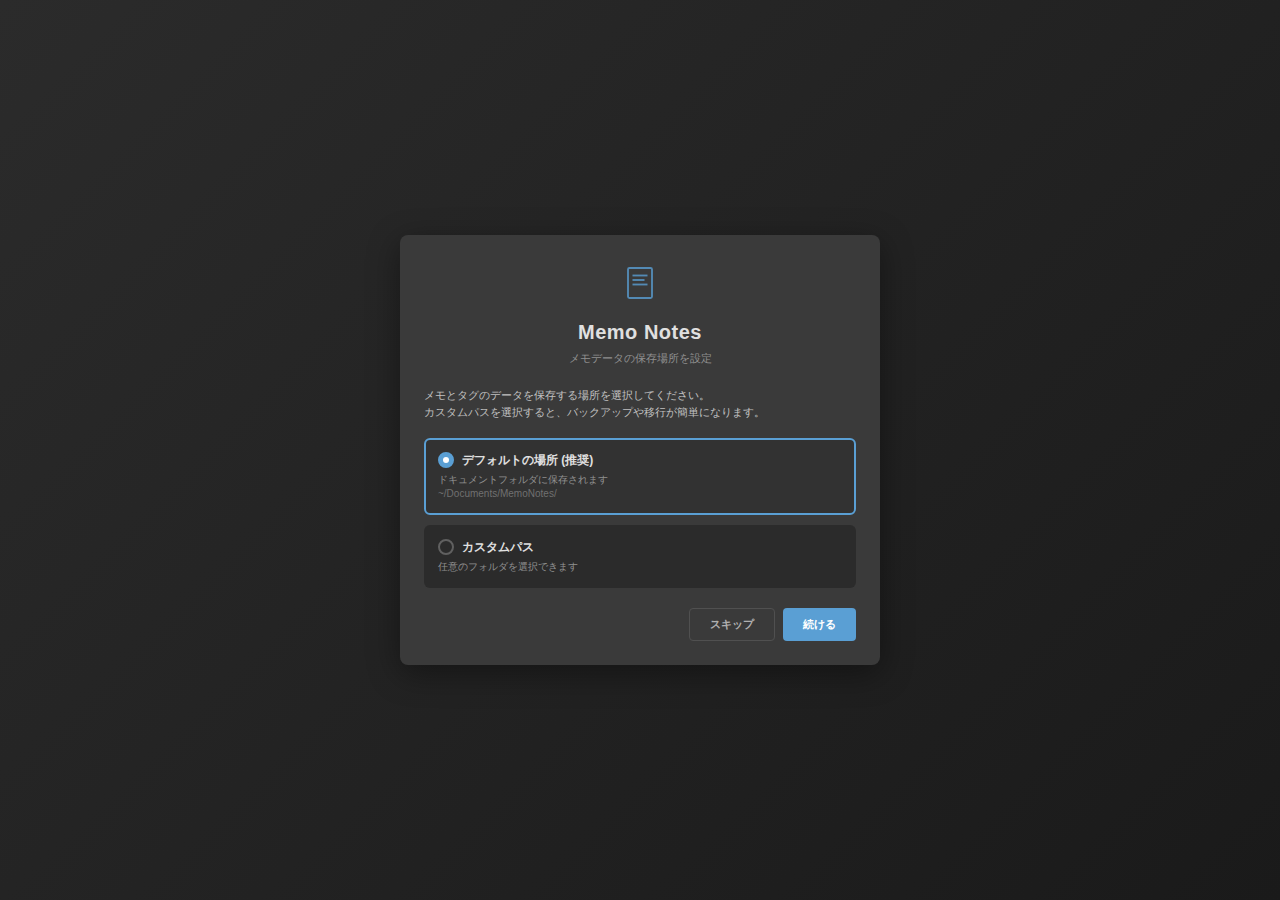
<file: index.html>
<!DOCTYPE html>
<html>
<head>
    <meta charset="utf-8">
    <title>Memo Notes</title>
    <link rel="stylesheet" href="style.css">
</head>
<body>
    <!-- セットアップビュー -->
    <div id="setup-view">
        <div class="setup-container">
            <div class="setup-header">
                <svg class="setup-icon" viewBox="0 0 64 64" fill="none">
                    <rect x="16" y="12" width="32" height="40" rx="2" stroke="#5a9fd4" stroke-width="2.5"/>
                    <line x1="22" y1="22" x2="42" y2="22" stroke="#5a9fd4" stroke-width="2.5"/>
                    <line x1="22" y1="28" x2="38" y2="28" stroke="#5a9fd4" stroke-width="2.5"/>
                    <line x1="22" y1="34" x2="42" y2="34" stroke="#5a9fd4" stroke-width="2.5"/>
                </svg>
                <div class="setup-title">Memo Notes</div>
                <div class="setup-subtitle">メモデータの保存場所を設定</div>
            </div>

            <div class="setup-content">
                <div class="setup-description">
                    メモとタグのデータを保存する場所を選択してください。<br>
                    カスタムパスを選択すると、バックアップや移行が簡単になります。
                </div>

                <div class="setup-option selected" data-option="default">
                    <div class="setup-option-title">
                        <span class="setup-radio"></span>
                        デフォルトの場所 (推奨)
                    </div>
                    <div class="setup-option-desc">
                        ドキュメントフォルダに保存されます<br>
                        <span style="color: #707070; font-size: 10px;">~/Documents/MemoNotes/</span>
                    </div>
                </div>

                <div class="setup-option" data-option="custom">
                    <div class="setup-option-title">
                        <span class="setup-radio"></span>
                        カスタムパス
                    </div>
                    <div class="setup-option-desc">
                        任意のフォルダを選択できます
                    </div>
                    <div class="path-selection-group" style="display: none;">
                        <div class="selected-path" id="selected-path-display">
                            <svg width="16" height="16" viewBox="0 0 16 16" fill="none">
                                <path d="M2 3h5l1 2h6v8H2V3z" stroke="currentColor" stroke-width="1.5" fill="currentColor" opacity="0.3"/>
                            </svg>
                            <span class="path-text">フォルダが選択されていません</span>
                        </div>
                        <button class="browse-folder-btn" id="browse-folder-btn">
                            <svg width="16" height="16" viewBox="0 0 16 16" fill="none">
                                <path d="M2 3h5l1 2h6v8H2V3z" stroke="currentColor" stroke-width="1.5" fill="none"/>
                                <path d="M8 7v4M6 9h4" stroke="currentColor" stroke-width="1.5"/>
                            </svg>
                            フォルダを選択
                        </button>
                    </div>
                </div>
            </div>

            <div class="setup-actions">
                <button class="setup-btn setup-btn-secondary" id="setup-skip-btn">スキップ</button>
                <button class="setup-btn setup-btn-primary" id="setup-continue-btn">続ける</button>
            </div>
        </div>
    </div>

    <!-- メインビュー -->
    <div id="main-view" class="view-hidden">
        <div class="container">
            <div class="header">
                <div class="header-title">Memo Notes</div>
                <div class="header-actions">
                    <button class="icon-btn" id="newNoteBtn" title="新規メモ">
                        <svg width="16" height="16" viewBox="0 0 16 16">
                            <path d="M8 2v12M2 8h12" stroke="currentColor" stroke-width="1.5" fill="none"/>
                        </svg>
                    </button>
                    <button class="icon-btn" id="searchBtn" title="検索">
                        <svg width="14" height="14" viewBox="0 0 16 16" fill="none">
                            <circle cx="7" cy="7" r="5" stroke="currentColor" stroke-width="1.5"/>
                            <path d="M11 11l3.5 3.5" stroke="currentColor" stroke-width="1.5"/>
                        </svg>
                    </button>
                    <button class="icon-btn" id="settingsBtn" title="設定">
                        <svg width="14" height="14" viewBox="0 0 16 16" fill="none">
                            <circle cx="8" cy="8" r="3" stroke="currentColor" stroke-width="1.5"/>
                            <path d="M8 1v2M8 13v2M1 8h2M13 8h2M3.5 3.5l1.5 1.5M11 11l1.5 1.5M3.5 12.5l1.5-1.5M11 5l1.5-1.5" stroke="currentColor" stroke-width="1.5"/>
                        </svg>
                    </button>
                </div>
            </div>

            <div class="scope-tabs">
                <button class="scope-tab active" data-scope="global">
                    <svg width="14" height="14" viewBox="0 0 16 16" fill="none">
                        <circle cx="8" cy="8" r="6" stroke="currentColor" stroke-width="1.5"/>
                        <path d="M8 2v12M2 8h12" stroke="currentColor" stroke-width="1.5"/>
                    </svg>
                    全体
                </button>
                <button class="scope-tab" data-scope="project">
                    <svg width="14" height="14" viewBox="0 0 16 16" fill="none">
                        <rect x="2" y="3" width="12" height="10" rx="1" stroke="currentColor" stroke-width="1.5"/>
                        <path d="M2 6h12" stroke="currentColor" stroke-width="1.5"/>
                    </svg>
                    プロジェクト
                </button>
            </div>

            <div class="search-box" id="searchBox" style="display: none;">
                <input type="text" class="search-input" id="searchInput" placeholder="メモを検索...">
            </div>

            <div class="project-info" id="projectInfo" style="display: none;">
                <div class="project-label">プロジェクト</div>
                <div class="project-name" id="projectName"></div>
            </div>

            <div class="notes-list" id="notesList">
                <div class="empty-state">
                    <svg width="64" height="64" viewBox="0 0 64 64" fill="none" class="empty-icon">
                        <rect x="16" y="12" width="32" height="40" rx="2" stroke="currentColor" stroke-width="2"/>
                        <line x1="22" y1="22" x2="42" y2="22" stroke="currentColor" stroke-width="2"/>
                        <line x1="22" y1="28" x2="38" y2="28" stroke="currentColor" stroke-width="2"/>
                        <line x1="22" y1="34" x2="42" y2="34" stroke="currentColor" stroke-width="2"/>
                    </svg>
                    <div class="empty-text">
                        まだメモがありません<br>
                        <span class="empty-hint">新規メモボタンでメモを作成</span>
                    </div>
                </div>
            </div>

            <div class="editor-section" id="editorSection">
                <div class="editor-header">
                    <div class="editor-title" id="editorTitle">新規メモ</div>
                    <div class="editor-header-actions">
                        <button class="btn btn-sm" id="saveNoteBtn">保存</button>
                        <button class="btn btn-secondary btn-sm" id="cancelBtn">キャンセル</button>
                    </div>
                    <button class="editor-close" id="closeEditorBtn">×</button>
                </div>
                
                <textarea id="noteTextarea" placeholder="メモしたい内容を書いてください..."></textarea>
                
                <div class="tag-manager">
                    <div class="tag-manager-header">
                        <div class="tag-manager-title">タグを選択</div>
                        <button class="tag-manager-add" id="addTagBtn">+ タグを追加</button>
                    </div>
                    <div class="tag-add-input" id="tagAddInput">
                        <input type="text" class="tag-add-field" id="newTagInput" placeholder="新しいタグ名">
                        <button class="tag-add-btn" id="saveNewTagBtn">追加</button>
                    </div>
                    <div class="tag-list" id="tagList"></div>
                </div>
            </div>
        </div>
    </div>

    <script src="CSInterface.js"></script>
    <script src="script.js"></script>
</body>
</html>
</file>
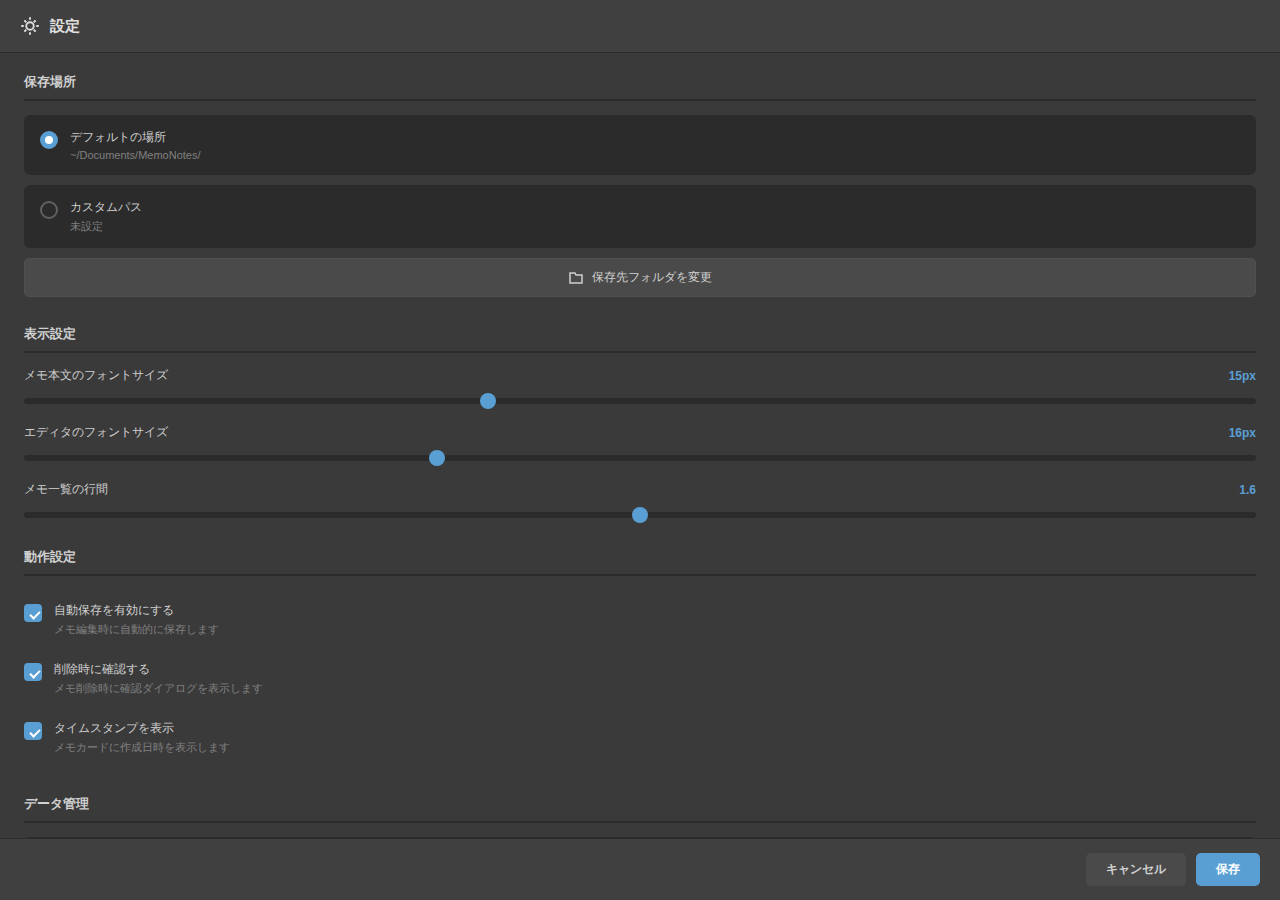
<file: settings.html>
<!DOCTYPE html>
<html>
<head>
    <meta charset="utf-8">
    <title>設定 - Memo Notes</title>
    <link rel="stylesheet" href="settings-style.css">
</head>
<body>
    <div class="settings-window">
        <div class="settings-header">
            <div class="settings-header-title">
                <svg width="20" height="20" viewBox="0 0 16 16" fill="none">
                    <circle cx="8" cy="8" r="3" stroke="currentColor" stroke-width="1.5"/>
                    <path d="M8 1v2M8 13v2M1 8h2M13 8h2M3.5 3.5l1.5 1.5M11 11l1.5 1.5M3.5 12.5l1.5-1.5M11 5l1.5-1.5" stroke="currentColor" stroke-width="1.5"/>
                </svg>
                設定
            </div>
        </div>

        <div class="settings-body">
            <!-- 保存場所設定 -->
            <div class="settings-section">
                <div class="settings-section-title">保存場所</div>
                <div class="settings-option-group">
                    <label class="settings-radio-option">
                        <input type="radio" name="storage-mode" value="default" checked>
                        <span class="settings-radio-custom"></span>
                        <div class="settings-radio-label">
                            <div class="settings-radio-title">デフォルトの場所</div>
                            <div class="settings-radio-desc">~/Documents/MemoNotes/</div>
                        </div>
                    </label>
                    <label class="settings-radio-option">
                        <input type="radio" name="storage-mode" value="custom">
                        <span class="settings-radio-custom"></span>
                        <div class="settings-radio-label">
                            <div class="settings-radio-title">カスタムパス</div>
                            <div class="settings-radio-desc" id="custom-path-display">未設定</div>
                        </div>
                    </label>
                    <button class="settings-btn" id="change-path-btn">
                        <svg width="16" height="16" viewBox="0 0 16 16" fill="none">
                            <path d="M2 3h5l1 2h6v8H2V3z" stroke="currentColor" stroke-width="1.5" fill="none"/>
                        </svg>
                        保存先フォルダを変更
                    </button>
                </div>
            </div>

            <!-- 表示設定 -->
            <div class="settings-section">
                <div class="settings-section-title">表示設定</div>
                
                <div class="settings-item">
                    <label class="settings-label">
                        メモ本文のフォントサイズ
                        <span class="settings-value" id="note-font-size-value">15px</span>
                    </label>
                    <input type="range" class="settings-slider" id="note-font-size" min="12" max="20" value="15" step="1">
                </div>

                <div class="settings-item">
                    <label class="settings-label">
                        エディタのフォントサイズ
                        <span class="settings-value" id="editor-font-size-value">16px</span>
                    </label>
                    <input type="range" class="settings-slider" id="editor-font-size" min="13" max="22" value="16" step="1">
                </div>

                <div class="settings-item">
                    <label class="settings-label">
                        メモ一覧の行間
                        <span class="settings-value" id="note-line-height-value">1.6</span>
                    </label>
                    <input type="range" class="settings-slider" id="note-line-height" min="1.2" max="2.0" value="1.6" step="0.1">
                </div>
            </div>

            <!-- 動作設定 -->
            <div class="settings-section">
                <div class="settings-section-title">動作設定</div>
                
                <label class="settings-checkbox">
                    <input type="checkbox" id="auto-save-enabled" checked>
                    <span class="settings-checkbox-custom"></span>
                    <div class="settings-checkbox-label">
                        <div class="settings-checkbox-title">自動保存を有効にする</div>
                        <div class="settings-checkbox-desc">メモ編集時に自動的に保存します</div>
                    </div>
                </label>

                <label class="settings-checkbox">
                    <input type="checkbox" id="confirm-delete-enabled" checked>
                    <span class="settings-checkbox-custom"></span>
                    <div class="settings-checkbox-label">
                        <div class="settings-checkbox-title">削除時に確認する</div>
                        <div class="settings-checkbox-desc">メモ削除時に確認ダイアログを表示します</div>
                    </div>
                </label>

                <label class="settings-checkbox">
                    <input type="checkbox" id="show-timestamp-enabled" checked>
                    <span class="settings-checkbox-custom"></span>
                    <div class="settings-checkbox-label">
                        <div class="settings-checkbox-title">タイムスタンプを表示</div>
                        <div class="settings-checkbox-desc">メモカードに作成日時を表示します</div>
                    </div>
                </label>
            </div>

            <!-- データ管理 -->
            <div class="settings-section">
                <div class="settings-section-title">データ管理</div>
                <div class="settings-info">
                    <div class="settings-info-item">
                        <span class="settings-info-label">保存先:</span>
                        <span class="settings-info-value" id="current-storage-path">読み込み中...</span>
                    </div>
                    <div class="settings-info-item">
                        <span class="settings-info-label">グローバルメモ数:</span>
                        <span class="settings-info-value" id="global-notes-count">0</span>
                    </div>
                    <div class="settings-info-item">
                        <span class="settings-info-label">プロジェクトメモ数:</span>
                        <span class="settings-info-value" id="project-notes-count">0</span>
                    </div>
                </div>
                <button class="settings-btn settings-btn-secondary" id="open-folder-btn">
                    <svg width="16" height="16" viewBox="0 0 16 16" fill="none">
                        <path d="M2 3h5l1 2h6v8H2V3z" stroke="currentColor" stroke-width="1.5" fill="none"/>
                        <path d="M6 8h4M8 6v4" stroke="currentColor" stroke-width="1.5"/>
                    </svg>
                    データフォルダを開く
                </button>
            </div>
        </div>

        <div class="settings-footer">
            <button class="settings-footer-btn settings-footer-btn-secondary" id="cancel-btn">キャンセル</button>
            <button class="settings-footer-btn settings-footer-btn-primary" id="save-btn">保存</button>
        </div>
    </div>

    <script src="CSInterface.js"></script>
    <script src="settings-script.js"></script>
</body>
</html>
</file>
<file: style.css>
* {
    margin: 0;
    padding: 0;
    box-sizing: border-box;
}

body {
    font-family: "Adobe Clean", "Helvetica Neue", Helvetica, Arial, sans-serif;
    background: #2b2b2b;
    color: #b0b0b0;
    font-size: 11px;
    overflow: hidden;
    user-select: none;
}

/* ビュー切り替え */
.view-hidden {
    display: none !important;
}

/* アニメーション */
@keyframes fadeIn {
    from { opacity: 0; }
    to { opacity: 1; }
}

@keyframes slideUp {
    from {
        transform: translateY(30px);
        opacity: 0;
    }
    to {
        transform: translateY(0);
        opacity: 1;
    }
}

@keyframes slideDown {
    from {
        opacity: 0;
        max-height: 0;
    }
    to {
        opacity: 1;
        max-height: 100px;
    }
}

/* セットアップビュー */
#setup-view {
    display: flex;
    flex-direction: column;
    align-items: center;
    justify-content: center;
    height: 100vh;
    width: 100%;
    background: linear-gradient(135deg, #2b2b2b 0%, #1a1a1a 100%);
    animation: fadeIn 0.5s ease-out;
    overflow-y: auto;
    padding: 20px 0;
}

.setup-container {
    background: #3a3a3a;
    border-radius: 8px;
    padding: 24px;
    max-width: 480px;
    width: 90%;
    max-height: calc(100vh - 40px);
    overflow-y: auto;
    box-shadow: 0 8px 32px rgba(0, 0, 0, 0.4);
    animation: slideUp 0.6s ease-out;
    margin: auto;
}

.setup-container::-webkit-scrollbar {
    width: 8px;
}

.setup-container::-webkit-scrollbar-track {
    background: #2b2b2b;
    border-radius: 4px;
}

.setup-container::-webkit-scrollbar-thumb {
    background: #5a5a5a;
    border-radius: 4px;
}

.setup-container::-webkit-scrollbar-thumb:hover {
    background: #6a6a6a;
}

.setup-header {
    text-align: center;
    margin-bottom: 20px;
}

.setup-icon {
    width: 48px;
    height: 48px;
    margin: 0 auto 12px;
    opacity: 0.8;
}

.setup-title {
    font-size: 20px;
    font-weight: 700;
    color: #e0e0e0;
    margin-bottom: 6px;
    letter-spacing: 0.5px;
}

.setup-subtitle {
    font-size: 11px;
    color: #909090;
    line-height: 1.5;
}

.setup-content {
    margin-bottom: 20px;
}

.setup-description {
    font-size: 11px;
    color: #c0c0c0;
    line-height: 1.6;
    margin-bottom: 16px;
}

.setup-option {
    background: #2b2b2b;
    border-radius: 6px;
    padding: 12px;
    margin-bottom: 10px;
    border: 2px solid transparent;
    cursor: pointer;
    transition: all 0.3s ease;
}

.setup-option:hover {
    border-color: #5a9fd4;
    background: #323232;
}

.setup-option.selected {
    border-color: #5a9fd4;
    background: #323232;
}

.setup-option-title {
    font-size: 12px;
    font-weight: 600;
    color: #e0e0e0;
    margin-bottom: 4px;
    display: flex;
    align-items: center;
    gap: 8px;
}

.setup-option-desc {
    font-size: 10px;
    color: #909090;
    line-height: 1.4;
}

.setup-radio {
    width: 16px;
    height: 16px;
    border-radius: 50%;
    border: 2px solid #606060;
    display: inline-block;
    position: relative;
    transition: all 0.2s ease;
    flex-shrink: 0;
}

.setup-option.selected .setup-radio {
    border-color: #5a9fd4;
    background: #5a9fd4;
}

.setup-radio::after {
    content: '';
    position: absolute;
    top: 50%;
    left: 50%;
    transform: translate(-50%, -50%) scale(0);
    width: 6px;
    height: 6px;
    border-radius: 50%;
    background: white;
    transition: transform 0.2s ease;
}

.setup-option.selected .setup-radio::after {
    transform: translate(-50%, -50%) scale(1);
}

/* パス選択グループ */
.path-selection-group {
    margin-top: 12px;
    animation: slideDown 0.3s ease-out;
}

.selected-path {
    display: flex;
    align-items: center;
    gap: 8px;
    background: #2b2b2b;
    border: 1px solid #505050;
    border-radius: 4px;
    padding: 8px 10px;
    margin-bottom: 8px;
    color: #909090;
    font-size: 10px;
    word-break: break-all;
}

.selected-path.has-path {
    border-color: #5a9fd4;
    color: #d0d0d0;
}

.selected-path svg {
    flex-shrink: 0;
    width: 16px;
    height: 16px;
}

.path-text {
    flex: 1;
    min-width: 0;
}

.browse-folder-btn {
    width: 100%;
    display: flex;
    align-items: center;
    justify-content: center;
    gap: 6px;
    padding: 8px 12px;
    background: #4a4a4a;
    border: 1px solid #505050;
    border-radius: 4px;
    color: #d0d0d0;
    cursor: pointer;
    font-size: 11px;
    transition: all 0.15s;
}

.browse-folder-btn:hover {
    background: #555;
    border-color: #5a9fd4;
}

.browse-folder-btn svg {
    width: 16px;
    height: 16px;
}

.setup-actions {
    display: flex;
    gap: 8px;
    justify-content: flex-end;
    margin-top: 20px;
}

.setup-btn {
    padding: 8px 20px;
    border: none;
    border-radius: 4px;
    font-size: 11px;
    font-weight: 600;
    cursor: pointer;
    transition: all 0.2s ease;
}

.setup-btn-primary {
    background: #5a9fd4;
    color: white;
}

.setup-btn-primary:hover {
    background: #6aafe4;
    transform: translateY(-1px);
    box-shadow: 0 4px 12px rgba(90, 159, 212, 0.3);
}

.setup-btn-secondary {
    background: transparent;
    color: #b0b0b0;
    border: 1px solid #505050;
}

.setup-btn-secondary:hover {
    background: #404040;
    color: #d0d0d0;
}

/* メインビュー */
.container {
    display: flex;
    flex-direction: column;
    height: 100vh;
    padding: 8px;
    position: relative;
    animation: fadeIn 0.5s ease-out;
}

.header {
    display: flex;
    justify-content: space-between;
    align-items: center;
    margin-bottom: 8px;
    padding: 6px 8px;
    background: #3a3a3a;
    border-radius: 3px;
}

.header-title {
    font-size: 12px;
    font-weight: 600;
    color: #d0d0d0;
    letter-spacing: 0.3px;
}

.header-actions {
    display: flex;
    gap: 4px;
}

.icon-btn {
    width: 24px;
    height: 24px;
    background: transparent;
    border: none;
    border-radius: 2px;
    cursor: pointer;
    display: flex;
    align-items: center;
    justify-content: center;
    color: #b0b0b0;
    transition: all 0.15s;
    padding: 0;
}

.icon-btn:hover {
    background: #4a4a4a;
    color: #e0e0e0;
}

.icon-btn:active {
    background: #525252;
}

.scope-tabs {
    display: flex;
    gap: 4px;
    margin-bottom: 8px;
}

.scope-tab {
    flex: 1;
    padding: 6px 8px;
    background: #3a3a3a;
    border: none;
    border-radius: 3px;
    color: #b0b0b0;
    cursor: pointer;
    font-size: 11px;
    display: flex;
    align-items: center;
    justify-content: center;
    gap: 6px;
    transition: all 0.15s;
}

.scope-tab:hover {
    background: #404040;
    color: #d0d0d0;
}

.scope-tab.active {
    background: #5a9fd4;
    color: #ffffff;
}

.project-info {
    background: #3a3a3a;
    padding: 10px 12px;
    border-radius: 3px;
    margin-bottom: 8px;
    border-left: 3px solid #7ab857;
}

.project-label {
    font-size: 9px;
    color: #808080;
    margin-bottom: 4px;
    text-transform: uppercase;
    letter-spacing: 0.5px;
}

.project-name {
    font-size: 13px;
    font-weight: 600;
    color: #d0d0d0;
}

.project-name::before {
    content: "▸ ";
    color: #7ab857;
    margin-right: 4px;
}

.search-box {
    margin-bottom: 8px;
}

.search-input {
    width: 100%;
    background: #2b2b2b;
    border: 1px solid #505050;
    border-radius: 3px;
    color: #d0d0d0;
    padding: 6px 8px;
    font-size: 11px;
}

.search-input:focus {
    outline: none;
    border-color: #5a9fd4;
}

.notes-list {
    flex: 1;
    overflow-y: auto;
    margin-bottom: 8px;
    padding-right: 4px;
}

.notes-list::-webkit-scrollbar {
    width: 10px;
}

.notes-list::-webkit-scrollbar-track {
    background: #1e1e1e;
    border-radius: 5px;
}

.notes-list::-webkit-scrollbar-thumb {
    background: #4a4a4a;
    border-radius: 5px;
}

.notes-list::-webkit-scrollbar-thumb:hover {
    background: #555;
}

.note-card {
    background: #3a3a3a;
    border-radius: 4px;
    margin-bottom: 6px;
    padding: 10px;
    border-left: 3px solid #5a9fd4;
    transition: all 0.2s;
    cursor: pointer;
}

.note-card:hover {
    background: #404040;
    box-shadow: 0 2px 4px rgba(0, 0, 0, 0.3);
}

.note-header {
    display: flex;
    justify-content: space-between;
    align-items: center;
    margin-bottom: 6px;
}

.note-timestamp {
    font-size: 10px;
    color: #808080;
}

.note-actions {
    display: flex;
    gap: 2px;
    opacity: 0;
    transition: opacity 0.2s;
}

.note-card:hover .note-actions {
    opacity: 1;
}

.note-action-btn {
    width: 20px;
    height: 20px;
    background: transparent;
    border: none;
    border-radius: 2px;
    cursor: pointer;
    color: #b0b0b0;
    display: flex;
    align-items: center;
    justify-content: center;
    padding: 0;
}

.note-action-btn:hover {
    background: #4a4a4a;
    color: #e0e0e0;
}

.note-content {
    color: #d0d0d0;
    word-wrap: break-word;
    white-space: pre-wrap;
    user-select: text;
    font-size: 15px;
    line-height: 1.6;
}

.note-tag {
    display: inline-block;
    background: #4a5f7a;
    color: #d0e4f7;
    padding: 2px 6px;
    border-radius: 2px;
    font-size: 9px;
    margin-top: 6px;
    margin-right: 4px;
}

.editor-section {
    position: absolute;
    top: 0;
    left: 0;
    width: 100%;
    height: 100%;
    z-index: 100;
    background: #3a3a3a;
    padding: 10px;
    display: none;
    flex-direction: column;
    box-shadow: 0 0 15px rgba(0,0,0,0.5);
    animation: slideUp 0.3s ease-out;
}

.editor-section.active {
    display: flex;
}

.editor-header {
    display: flex;
    align-items: center;
    margin-bottom: 8px;
    flex-shrink: 0;
}

.editor-title {
    font-size: 11px;
    font-weight: 600;
    color: #d0d0d0;
    margin-right: auto;
}

.editor-header-actions {
    display: flex;
    align-items: center;
    gap: 6px;
    margin-right: 8px;
}

.editor-close {
    background: transparent;
    border: none;
    color: #b0b0b0;
    cursor: pointer;
    font-size: 16px;
    line-height: 1;
    padding: 0;
    width: 20px;
    height: 20px;
    flex-shrink: 0;
}

.editor-close:hover {
    color: #e0e0e0;
}

textarea {
    width: 100%;
    background: #2b2b2b;
    border: 1px solid #505050;
    border-radius: 3px;
    color: #d0d0d0;
    padding: 10px;
    font-family: "Adobe Clean", "Helvetica Neue", Helvetica, Arial, sans-serif;
    font-size: 16px;
    line-height: 1.5;
    resize: none;
    margin-bottom: 8px;
    flex: 1;
    min-height: 0;
}

textarea:focus {
    outline: none;
    border-color: #5a9fd4;
}

.tag-manager {
    margin-bottom: 0;
    flex-shrink: 0;
    max-height: 40%;
    overflow-y: auto;
}

.tag-manager-header {
    display: flex;
    justify-content: space-between;
    align-items: center;
    margin-bottom: 6px;
}

.tag-manager-title {
    font-size: 10px;
    color: #b0b0b0;
}

.tag-manager-add {
    background: transparent;
    border: none;
    color: #5a9fd4;
    cursor: pointer;
    font-size: 10px;
    padding: 2px 4px;
}

.tag-manager-add:hover {
    color: #7ab4e8;
}

.tag-list {
    display: flex;
    flex-wrap: wrap;
    gap: 4px;
    margin-bottom: 8px;
}

.tag-item {
    display: inline-flex;
    align-items: center;
    background: #3a3a3a;
    color: #b0b0b0;
    padding: 4px 8px;
    border-radius: 2px;
    font-size: 10px;
    cursor: pointer;
    border: 1px solid transparent;
    transition: all 0.15s;
    gap: 4px;
}

.tag-item:hover {
    background: #404040;
    color: #d0d0d0;
}

.tag-item.selected {
    background: #4a5f7a;
    color: #d0e4f7;
    border-color: #5a9fd4;
}

.tag-item-remove {
    background: none;
    border: none;
    color: #808080;
    cursor: pointer;
    padding: 0;
    margin-left: 2px;
    font-size: 12px;
    line-height: 1;
}

.tag-item-remove:hover {
    color: #e07070;
}

.tag-add-input {
    display: none;
    margin-bottom: 6px;
}

.tag-add-input.active {
    display: flex;
    gap: 4px;
}

.tag-add-field {
    flex: 1;
    background: #2b2b2b;
    border: 1px solid #505050;
    border-radius: 3px;
    color: #d0d0d0;
    padding: 4px 8px;
    font-size: 10px;
}

.tag-add-field:focus {
    outline: none;
    border-color: #5a9fd4;
}

.tag-add-btn {
    padding: 4px 8px;
    background: #5a9fd4;
    border: none;
    border-radius: 3px;
    color: #fff;
    cursor: pointer;
    font-size: 10px;
}

.tag-add-btn:hover {
    background: #6aafe4;
}

.btn {
    padding: 6px 12px;
    background: #5a9fd4;
    border: none;
    border-radius: 3px;
    color: #fff;
    cursor: pointer;
    font-size: 11px;
    font-weight: 500;
    transition: all 0.15s;
}

.btn:hover {
    background: #6aafe4;
}

.btn:active {
    background: #4a8fc4;
}

.btn-secondary {
    background: #4a4a4a;
    margin-left: 6px;
}

.btn-secondary:hover {
    background: #555;
}

.btn-sm {
    padding: 4px 8px;
    font-size: 10px;
}

.empty-state {
    text-align: center;
    padding: 40px 20px;
    color: #808080;
}

.empty-icon {
    margin-bottom: 12px;
    opacity: 0.4;
    stroke: currentColor;
}

.empty-text {
    font-size: 12px;
    line-height: 1.8;
}

.empty-hint {
    font-size: 10px;
    color: #707070;
}
</file>
<file: settings-style.css>
* {
    margin: 0;
    padding: 0;
    box-sizing: border-box;
}

body {
    font-family: "Adobe Clean", "Helvetica Neue", Helvetica, Arial, sans-serif;
    background: #2b2b2b;
    color: #b0b0b0;
    font-size: 11px;
    overflow: hidden;
    user-select: none;
}

.settings-window {
    display: flex;
    flex-direction: column;
    height: 100vh;
    background: #3a3a3a;
}

.settings-header {
    padding: 16px 20px;
    border-bottom: 1px solid #2b2b2b;
    flex-shrink: 0;
    background: #404040;
}

.settings-header-title {
    font-size: 15px;
    font-weight: 600;
    color: #e0e0e0;
    display: flex;
    align-items: center;
    gap: 10px;
}

.settings-body {
    flex: 1;
    overflow-y: auto;
    padding: 20px 24px;
}

.settings-body::-webkit-scrollbar {
    width: 12px;
}

.settings-body::-webkit-scrollbar-track {
    background: #2b2b2b;
    border-radius: 6px;
}

.settings-body::-webkit-scrollbar-thumb {
    background: #4a4a4a;
    border-radius: 6px;
}

.settings-body::-webkit-scrollbar-thumb:hover {
    background: #555;
}

.settings-section {
    margin-bottom: 28px;
}

.settings-section:last-child {
    margin-bottom: 0;
}

.settings-section-title {
    font-size: 13px;
    font-weight: 600;
    color: #d0d0d0;
    margin-bottom: 14px;
    padding-bottom: 8px;
    border-bottom: 2px solid #2b2b2b;
}

/* ラジオオプション */
.settings-option-group {
    display: flex;
    flex-direction: column;
    gap: 10px;
}

.settings-radio-option {
    display: flex;
    align-items: flex-start;
    gap: 12px;
    background: #2b2b2b;
    padding: 12px 14px;
    border-radius: 6px;
    cursor: pointer;
    border: 2px solid transparent;
    transition: all 0.2s;
}

.settings-radio-option:hover {
    background: #323232;
    border-color: #5a9fd4;
}

.settings-radio-option input[type="radio"] {
    display: none;
}

.settings-radio-custom {
    width: 18px;
    height: 18px;
    border-radius: 50%;
    border: 2px solid #606060;
    display: inline-block;
    position: relative;
    flex-shrink: 0;
    margin-top: 2px;
    transition: all 0.2s ease;
}

.settings-radio-option input[type="radio"]:checked + .settings-radio-custom {
    border-color: #5a9fd4;
    background: #5a9fd4;
}

.settings-radio-custom::after {
    content: '';
    position: absolute;
    top: 50%;
    left: 50%;
    transform: translate(-50%, -50%) scale(0);
    width: 8px;
    height: 8px;
    border-radius: 50%;
    background: white;
    transition: transform 0.2s ease;
}

.settings-radio-option input[type="radio"]:checked + .settings-radio-custom::after {
    transform: translate(-50%, -50%) scale(1);
}

.settings-radio-label {
    flex: 1;
}

.settings-radio-title {
    font-size: 12px;
    color: #d0d0d0;
    font-weight: 500;
    margin-bottom: 3px;
}

.settings-radio-desc {
    font-size: 11px;
    color: #808080;
    word-break: break-all;
}

/* チェックボックス */
.settings-checkbox {
    display: flex;
    align-items: flex-start;
    gap: 12px;
    padding: 12px 0;
    cursor: pointer;
}

.settings-checkbox input[type="checkbox"] {
    display: none;
}

.settings-checkbox-custom {
    width: 18px;
    height: 18px;
    border: 2px solid #606060;
    border-radius: 4px;
    display: inline-block;
    position: relative;
    flex-shrink: 0;
    margin-top: 2px;
    transition: all 0.2s ease;
}

.settings-checkbox input[type="checkbox"]:checked + .settings-checkbox-custom {
    background: #5a9fd4;
    border-color: #5a9fd4;
}

.settings-checkbox-custom::after {
    content: '';
    position: absolute;
    top: 3px;
    left: 6px;
    width: 4px;
    height: 8px;
    border: solid white;
    border-width: 0 2px 2px 0;
    transform: rotate(45deg) scale(0);
    transition: transform 0.2s ease;
}

.settings-checkbox input[type="checkbox"]:checked + .settings-checkbox-custom::after {
    transform: rotate(45deg) scale(1);
}

.settings-checkbox-label {
    flex: 1;
}

.settings-checkbox-title {
    font-size: 12px;
    color: #d0d0d0;
    font-weight: 500;
    margin-bottom: 3px;
}

.settings-checkbox-desc {
    font-size: 11px;
    color: #808080;
}

/* スライダー */
.settings-item {
    margin-bottom: 18px;
}

.settings-label {
    display: flex;
    justify-content: space-between;
    align-items: center;
    font-size: 12px;
    color: #d0d0d0;
    margin-bottom: 10px;
    font-weight: 500;
}

.settings-value {
    font-weight: 600;
    color: #5a9fd4;
}

.settings-slider {
    width: 100%;
    height: 6px;
    border-radius: 3px;
    background: #2b2b2b;
    outline: none;
    -webkit-appearance: none;
}

.settings-slider::-webkit-slider-thumb {
    -webkit-appearance: none;
    appearance: none;
    width: 16px;
    height: 16px;
    border-radius: 50%;
    background: #5a9fd4;
    cursor: pointer;
    transition: all 0.15s;
}

.settings-slider::-webkit-slider-thumb:hover {
    background: #6aafe4;
    transform: scale(1.15);
}

.settings-slider::-moz-range-thumb {
    width: 16px;
    height: 16px;
    border-radius: 50%;
    background: #5a9fd4;
    cursor: pointer;
    border: none;
    transition: all 0.15s;
}

.settings-slider::-moz-range-thumb:hover {
    background: #6aafe4;
    transform: scale(1.15);
}

/* 情報表示 */
.settings-info {
    background: #2b2b2b;
    padding: 14px;
    border-radius: 6px;
    margin-bottom: 12px;
}

.settings-info-item {
    display: flex;
    justify-content: space-between;
    font-size: 11px;
    padding: 5px 0;
}

.settings-info-label {
    color: #909090;
}

.settings-info-value {
    color: #d0d0d0;
    font-weight: 500;
    text-align: right;
    word-break: break-all;
    max-width: 60%;
}

/* ボタン */
.settings-btn {
    width: 100%;
    display: flex;
    align-items: center;
    justify-content: center;
    gap: 8px;
    padding: 10px 14px;
    background: #4a4a4a;
    border: 1px solid #505050;
    border-radius: 5px;
    color: #d0d0d0;
    cursor: pointer;
    font-size: 12px;
    transition: all 0.2s;
    font-weight: 500;
}

.settings-btn:hover {
    background: #555;
    border-color: #5a9fd4;
    transform: translateY(-1px);
}

.settings-btn-secondary {
    background: #2b2b2b;
}

.settings-btn-secondary:hover {
    background: #323232;
}

.settings-footer {
    display: flex;
    gap: 10px;
    justify-content: flex-end;
    padding: 14px 20px;
    border-top: 1px solid #2b2b2b;
    flex-shrink: 0;
    background: #404040;
}

.settings-footer-btn {
    padding: 8px 20px;
    border: none;
    border-radius: 5px;
    font-size: 12px;
    font-weight: 600;
    cursor: pointer;
    transition: all 0.2s ease;
}

.settings-footer-btn-primary {
    background: #5a9fd4;
    color: white;
}

.settings-footer-btn-primary:hover {
    background: #6aafe4;
    transform: translateY(-1px);
    box-shadow: 0 4px 12px rgba(90, 159, 212, 0.3);
}

.settings-footer-btn-secondary {
    background: #4a4a4a;
    color: #d0d0d0;
}

.settings-footer-btn-secondary:hover {
    background: #555;
}
</file>
